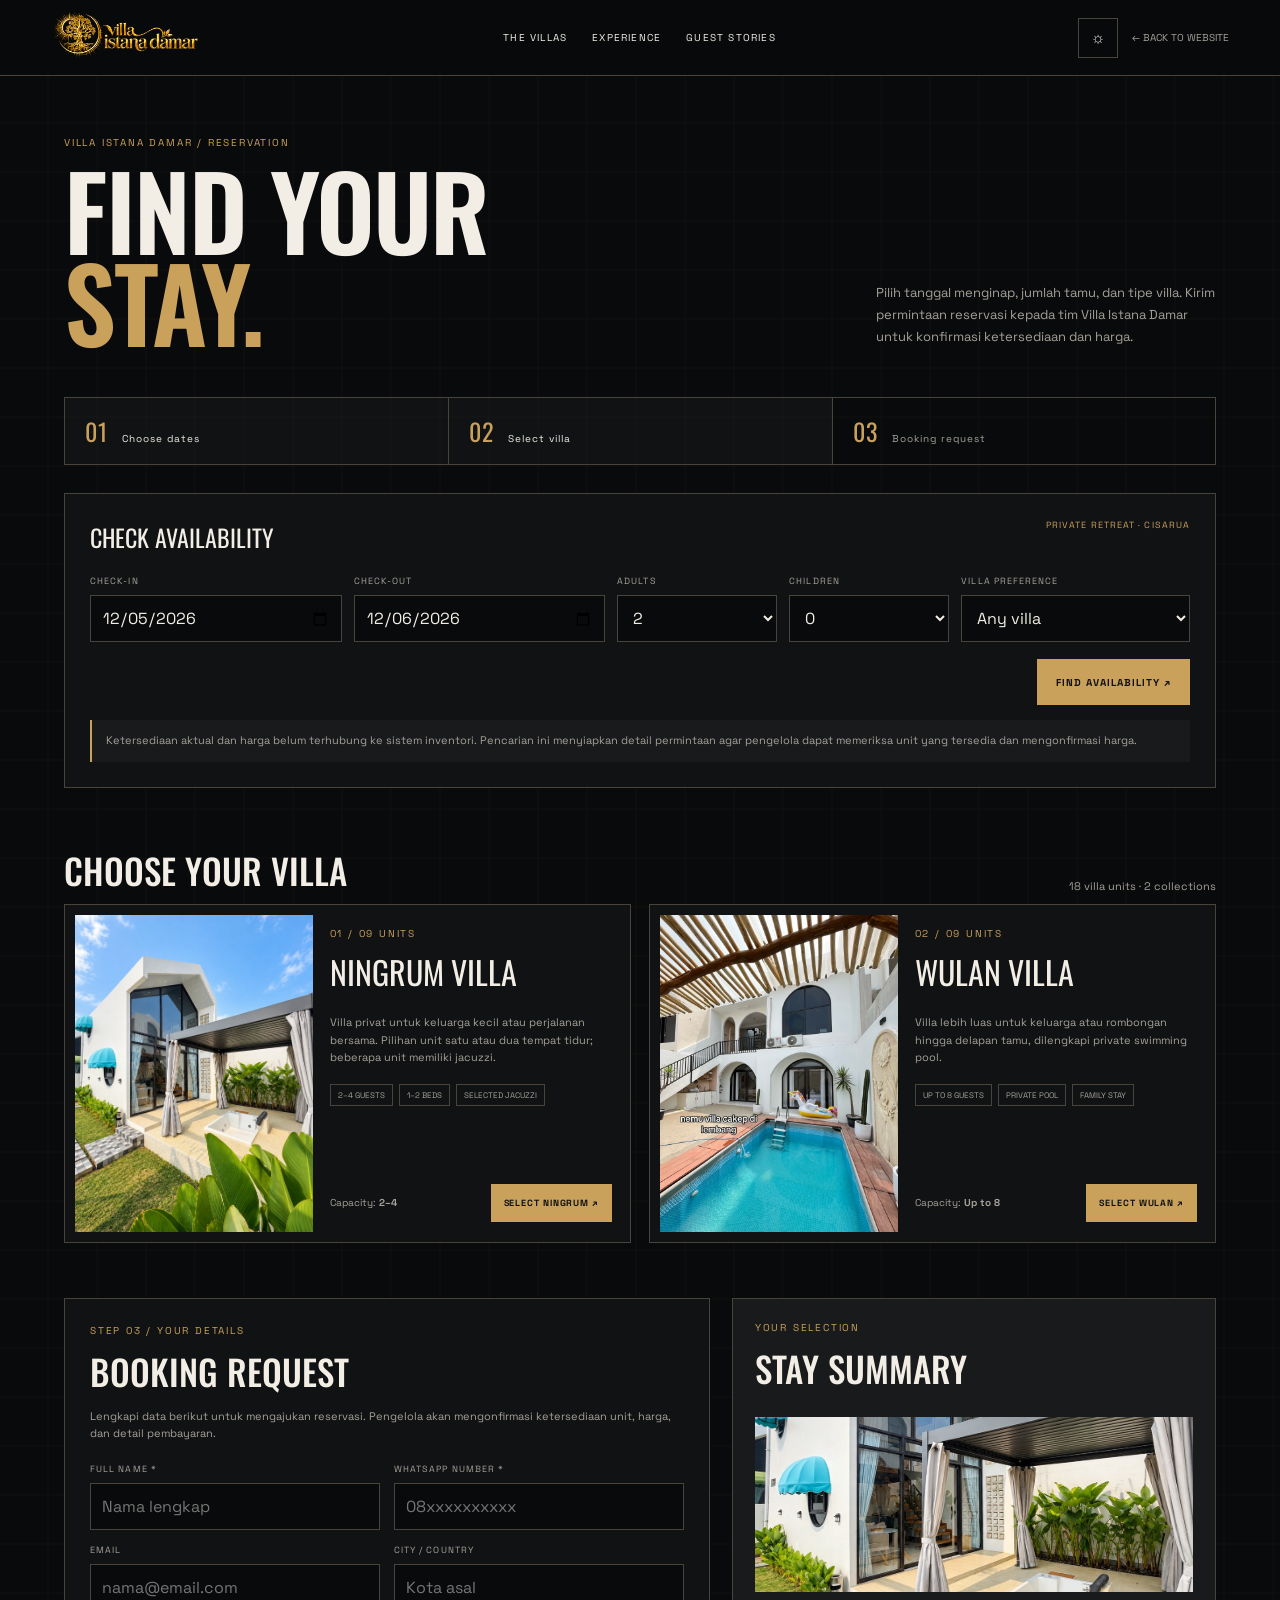
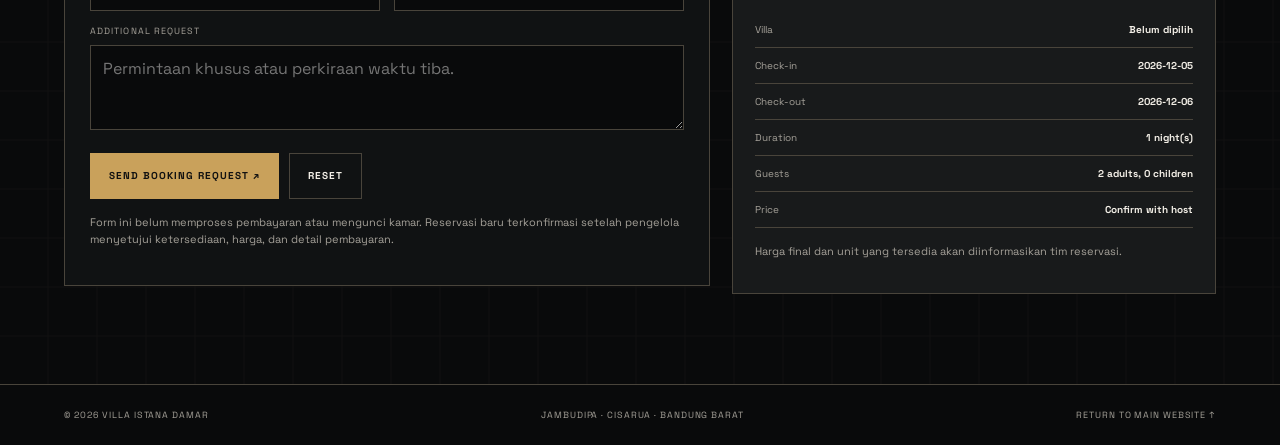
<file: booking.html>
<!doctype html><html lang="id" data-theme="dark"><head><meta charset="utf-8"><meta name="viewport" content="width=device-width,initial-scale=1"><title>Booking — Villa Istana Damar</title><link href="https://fonts.googleapis.com/css2?family=Oswald:wght@400;500;600;700&family=Space+Grotesk:wght@400;500;600;700&display=swap" rel="stylesheet"><style>
:root{--a:#c9a15b;--bg:#090a0b;--p:#101213;--fg:#f2eee6;--m:#a5a199;--l:#49443b;--soft:#181a1b;--head:rgba(9,10,11,.86);--s:"Space Grotesk",sans-serif;--d:"Oswald",sans-serif}html[data-theme=light]{--bg:#f0eee8;--p:#f8f6f0;--fg:#171817;--m:#625f58;--l:#b8ae9b;--soft:#e5e1d6;--head:rgba(240,238,232,.9)}*{box-sizing:border-box}body{margin:0;background:var(--bg);color:var(--fg);font-family:var(--s)}a{color:inherit;text-decoration:none}button,input,select,textarea{font:inherit}header{height:76px;position:sticky;top:0;z-index:10;display:flex;align-items:center;justify-content:space-between;padding:0 4vw;background:var(--head);backdrop-filter:blur(16px);border-bottom:1px solid var(--l)}.logo{width:150px;height:50px;object-fit:contain;object-position:left}.nav{display:flex;gap:25px;font-size:10px;letter-spacing:.12em;text-transform:uppercase}.right{display:flex;gap:14px;align-items:center}.right button{width:40px;height:40px;background:none;border:1px solid var(--l);color:var(--fg);cursor:pointer}.back{font-size:10px;color:var(--m);text-transform:uppercase}main{max-width:1440px;margin:auto;padding:60px 5vw 90px;position:relative}main:before{content:"";position:absolute;inset:0;opacity:.13;pointer-events:none;background:repeating-linear-gradient(0deg,transparent 0 47px,var(--l) 48px,transparent 49px),repeating-linear-gradient(90deg,transparent 0 47px,var(--l) 48px,transparent 49px)}.eyebrow{font-size:10px;letter-spacing:.18em;text-transform:uppercase;color:var(--a)}.display{font:600 clamp(60px,8vw,108px)/.9 var(--d);text-transform:uppercase;letter-spacing:-.02em}.head{position:relative;display:flex;justify-content:space-between;align-items:end;gap:28px;margin-bottom:36px}.head h1{margin:14px 0}.head h1 span{color:var(--a)}.intro{max-width:340px;font-size:13px;line-height:1.7;color:var(--m)}.steps{display:grid;grid-template-columns:repeat(3,1fr);border:1px solid var(--l);margin-bottom:28px}.step{padding:15px 20px;font-size:10px;letter-spacing:.1em;color:var(--m)}.step+ .step{border-left:1px solid var(--l)}.step b{font:24px var(--d);color:var(--a);margin-right:10px}.step.active{background:var(--p);color:var(--fg)}.panel{position:relative;background:var(--p);border:1px solid var(--l);padding:25px}.paneltop{display:flex;justify-content:space-between;margin-bottom:20px}.paneltop strong{font:24px var(--d);text-transform:uppercase}.paneltop span{font-size:9px;letter-spacing:.12em;color:var(--a)}.fields{display:grid;grid-template-columns:1.1fr 1.1fr .7fr .7fr 1fr;gap:12px}.field label{display:block;font-size:9px;letter-spacing:.12em;text-transform:uppercase;color:var(--m);margin-bottom:8px}.field input,.field select,.field textarea{width:100%;height:47px;background:var(--bg);border:1px solid var(--l);color:var(--fg);padding:0 11px;border-radius:0;outline:none}.field textarea{height:85px;padding:12px}.field input:focus,.field select:focus,.field textarea:focus{border-color:var(--a)}.btn{height:46px;padding:0 18px;background:var(--a);border:1px solid var(--a);color:#111;font-size:10px;font-weight:700;letter-spacing:.1em;text-transform:uppercase;cursor:pointer}.btn.alt{background:transparent;color:var(--fg);border-color:var(--l)}.searchaction{display:flex;justify-content:flex-end;margin-top:17px}.notice{margin-top:15px;padding:12px 14px;background:var(--soft);border-left:2px solid var(--a);color:var(--m);font-size:11px;line-height:1.6}.results{position:relative;margin-top:48px}.rhead{display:flex;justify-content:space-between;align-items:end}.rhead h2,.formpanel h2,.summary h2{font:500 35px var(--d);text-transform:uppercase;margin:8px 0}.rhead p{font-size:11px;color:var(--m)}.cards{display:grid;grid-template-columns:1fr 1fr;gap:18px}.card{display:grid;grid-template-columns:.9fr 1.1fr;gap:17px;padding:10px;background:var(--p);border:1px solid var(--l);transition:.2s}.card.selected{border-color:var(--a);box-shadow:0 0 0 1px var(--a)}.card img{width:100%;height:100%;min-height:240px;object-fit:cover}.copy{padding:12px 8px 10px 0;display:flex;flex-direction:column}.copy h3{font:32px var(--d);text-transform:uppercase;margin:8px 0}.copy p{font-size:11px;line-height:1.6;color:var(--m)}.tags{display:flex;gap:6px;flex-wrap:wrap;margin:6px 0 15px}.tag{font-size:8px;border:1px solid var(--l);padding:5px 7px;color:var(--m);text-transform:uppercase}.cardfoot{display:flex;align-items:center;justify-content:space-between;margin-top:auto;gap:8px}.cardfoot small{font-size:10px;color:var(--m)}.cardfoot .btn{height:38px;padding:0 12px;font-size:9px}.booking{position:relative;display:grid;grid-template-columns:1fr .75fr;gap:22px;margin-top:55px;align-items:start}.formgrid{display:grid;grid-template-columns:1fr 1fr;gap:14px;margin-top:20px}.full{grid-column:1/-1}.formpanel>p,.summary>p{font-size:11px;line-height:1.6;color:var(--m)}.actions{display:flex;gap:10px;margin-top:18px;flex-wrap:wrap}.summary{background:var(--soft);border:1px solid var(--l);padding:22px;position:sticky;top:95px}.summary img{width:100%;height:175px;object-fit:cover;margin:15px 0}.sumrow{display:flex;justify-content:space-between;gap:10px;padding:11px 0;border-bottom:1px solid var(--l);font-size:10px}.sumrow span{color:var(--m)}.sumrow strong{text-align:right}.note{font-size:10px;line-height:1.6;color:var(--m);margin-top:15px}footer{border-top:1px solid var(--l);padding:24px 5vw;display:flex;justify-content:space-between;color:var(--m);font-size:9px;text-transform:uppercase;letter-spacing:.1em}.toast{display:none;position:fixed;z-index:30;right:20px;bottom:20px;max-width:350px;background:var(--p);border:1px solid var(--a);padding:16px;font-size:11px;line-height:1.5}.toast.show{display:block}
@media(max-width:950px){.fields{grid-template-columns:repeat(3,1fr)}.cards{grid-template-columns:1fr}}@media(max-width:680px){header{height:66px}.logo{width:125px}.nav{display:none}.back{font-size:8px}main{padding:40px 20px 65px}.head{display:block}.intro{margin-top:18px}.steps .step{padding:12px 7px;font-size:8px}.step b{font-size:18px;margin-right:4px}.panel{padding:17px}.fields{grid-template-columns:1fr 1fr}.fields .field:last-child{grid-column:1/-1}.searchaction .btn{width:100%}.rhead{display:block}.card{grid-template-columns:1fr}.card img{height:210px;min-height:0}.copy{padding:8px}.booking{grid-template-columns:1fr}.summary{position:static}.formgrid{grid-template-columns:1fr}.full{grid-column:auto}footer{padding:22px 20px;flex-direction:column}}
</style></head><body>
<header><a href="index.html"><img class="logo" src="assets/logo-with-text.png" alt="Villa Istana Damar"></a><nav class="nav"><a href="index.html#villas">The Villas</a><a href="index.html#experience">Experience</a><a href="index.html#trust">Guest Stories</a></nav><div class="right"><button id="theme" aria-label="Toggle theme">☼</button><a class="back" href="index.html">← Back to website</a></div></header>
<main><div class="head"><div><div class="eyebrow">VILLA ISTANA DAMAR / RESERVATION</div><h1 class="display">Find your<br><span>stay.</span></h1></div><p class="intro">Pilih tanggal menginap, jumlah tamu, dan tipe villa. Kirim permintaan reservasi kepada tim Villa Istana Damar untuk konfirmasi ketersediaan dan harga.</p></div>
<div class="steps"><div class="step active"><b>01</b> Choose dates</div><div class="step active"><b>02</b> Select villa</div><div class="step"><b>03</b> Booking request</div></div>
<section class="panel"><div class="paneltop"><strong>Check availability</strong><span>PRIVATE RETREAT · CISARUA</span></div><div class="fields">
<div class="field"><label for="checkin">Check-in</label><input id="checkin" type="date"></div><div class="field"><label for="checkout">Check-out</label><input id="checkout" type="date"></div><div class="field"><label for="adults">Adults</label><select id="adults"><option>1</option><option selected>2</option><option>3</option><option>4</option><option>5</option><option>6</option><option>7</option><option>8</option></select></div><div class="field"><label for="children">Children</label><select id="children"><option selected>0</option><option>1</option><option>2</option><option>3</option><option>4</option><option>5</option><option>6</option></select></div><div class="field"><label for="preference">Villa preference</label><select id="preference"><option value="any">Any villa</option><option value="ningrum">Ningrum Villa</option><option value="wulan">Wulan Villa</option></select></div></div><div class="searchaction"><button class="btn" id="search">Find availability ↗</button></div><div class="notice">Ketersediaan aktual dan harga belum terhubung ke sistem inventori. Pencarian ini menyiapkan detail permintaan agar pengelola dapat memeriksa unit yang tersedia dan mengonfirmasi harga.</div></section>
<section class="results" id="results"><div class="rhead"><h2>Choose your villa</h2><p id="resultmeta">18 villa units · 2 collections</p></div><div class="cards">
<article class="card" id="card-ningrum"><img src="assets/01.jpg" alt="Ningrum Villa"><div class="copy"><div class="eyebrow">01 / 09 UNITS</div><h3>Ningrum Villa</h3><p>Villa privat untuk keluarga kecil atau perjalanan bersama. Pilihan unit satu atau dua tempat tidur; beberapa unit memiliki jacuzzi.</p><div class="tags"><span class="tag">2–4 guests</span><span class="tag">1–2 beds</span><span class="tag">Selected jacuzzi</span></div><div class="cardfoot"><small>Capacity: <b>2–4</b></small><button class="btn" data-pick="ningrum">Select Ningrum ↗</button></div></div></article>
<article class="card" id="card-wulan"><img src="assets/05.jpg" alt="Wulan Villa private pool"><div class="copy"><div class="eyebrow">02 / 09 UNITS</div><h3>Wulan Villa</h3><p>Villa lebih luas untuk keluarga atau rombongan hingga delapan tamu, dilengkapi private swimming pool.</p><div class="tags"><span class="tag">Up to 8 guests</span><span class="tag">Private pool</span><span class="tag">Family stay</span></div><div class="cardfoot"><small>Capacity: <b>Up to 8</b></small><button class="btn" data-pick="wulan">Select Wulan ↗</button></div></div></article>
</div></section>
<section class="booking" id="booking"><form class="panel formpanel" id="form"><div class="eyebrow">STEP 03 / YOUR DETAILS</div><h2>Booking request</h2><p>Lengkapi data berikut untuk mengajukan reservasi. Pengelola akan mengonfirmasi ketersediaan unit, harga, dan detail pembayaran.</p><div class="formgrid">
<div class="field"><label for="guest">Full name *</label><input id="guest" required placeholder="Nama lengkap"></div><div class="field"><label for="phone">WhatsApp number *</label><input id="phone" type="tel" required placeholder="08xxxxxxxxxx"></div><div class="field"><label for="email">Email</label><input id="email" type="email" placeholder="nama@email.com"></div><div class="field"><label for="city">City / Country</label><input id="city" placeholder="Kota asal"></div><div class="field full"><label for="note">Additional request</label><textarea id="note" placeholder="Permintaan khusus atau perkiraan waktu tiba."></textarea></div></div><div class="actions"><button class="btn" type="submit">Send booking request ↗</button><button class="btn alt" type="reset">Reset</button></div><p class="note">Form ini belum memproses pembayaran atau mengunci kamar. Reservasi baru terkonfirmasi setelah pengelola menyetujui ketersediaan, harga, dan detail pembayaran.</p></form>
<aside class="summary"><div class="eyebrow">YOUR SELECTION</div><h2>Stay summary</h2><img id="sumphoto" src="assets/01.jpg" alt="Selected villa"><div class="sumrow"><span>Villa</span><strong id="sumvilla">Belum dipilih</strong></div><div class="sumrow"><span>Check-in</span><strong id="sumin">—</strong></div><div class="sumrow"><span>Check-out</span><strong id="sumout">—</strong></div><div class="sumrow"><span>Duration</span><strong id="sumnights">—</strong></div><div class="sumrow"><span>Guests</span><strong id="sumguests">2 adults, 0 children</strong></div><div class="sumrow"><span>Price</span><strong>Confirm with host</strong></div><p class="note">Harga final dan unit yang tersedia akan diinformasikan tim reservasi.</p></aside></section></main>
<footer><span>© <span id="year"></span> Villa Istana Damar</span><span>Jambudipa · Cisarua · Bandung Barat</span><a href="index.html">Return to main website ↑</a></footer><div class="toast" id="toast"></div>
<script>
const $=s=>document.querySelector(s),ci=$('#checkin'),co=$('#checkout');let selected='';
const dateISO=d=>new Date(d.getTime()-d.getTimezoneOffset()*60000).toISOString().slice(0,10);let now=new Date(),tom=new Date(now);tom.setDate(now.getDate()+1);ci.min=dateISO(now);ci.value=dateISO(now);co.min=dateISO(tom);co.value=dateISO(tom);
const villas={ningrum:{name:'Ningrum Villa',photo:'assets/01.jpg',max:4},wulan:{name:'Wulan Villa',photo:'assets/05.jpg',max:8}};
function nights(){return Math.max(0,(new Date(co.value+'T12:00:00')-new Date(ci.value+'T12:00:00'))/86400000)}
function update(){let n=nights();$('#sumvilla').textContent=selected?villas[selected].name:'Belum dipilih';$('#sumphoto').src=selected?villas[selected].photo:'assets/01.jpg';$('#sumin').textContent=ci.value||'—';$('#sumout').textContent=co.value||'—';$('#sumnights').textContent=n?n+' night(s)':'—';$('#sumguests').textContent=$('#adults').value+' adults, '+$('#children').value+' children'}
function toast(t){let x=$('#toast');x.textContent=t;x.classList.add('show');clearTimeout(toast.timer);toast.timer=setTimeout(()=>x.classList.remove('show'),5000)}
ci.addEventListener('change',()=>{let d=new Date(ci.value+'T12:00:00');d.setDate(d.getDate()+1);co.min=dateISO(d);if(co.value<=ci.value)co.value=dateISO(d);update()});co.addEventListener('change',update);['adults','children'].forEach(id=>$('#'+id).addEventListener('change',update));
function pick(k){selected=k;$('#card-ningrum').classList.toggle('selected',k==='ningrum');$('#card-wulan').classList.toggle('selected',k==='wulan');update();$('#booking').scrollIntoView({behavior:'smooth'})}
document.querySelectorAll('[data-pick]').forEach(b=>b.addEventListener('click',()=>pick(b.dataset.pick)));
$('#search').addEventListener('click',()=>{let n=nights(),guests=+$('#adults').value + +$('#children').value,p=$('#preference').value;if(!n){toast('Check-out harus setelah check-in.');return}if(p==='ningrum'&&guests>4){toast('Ningrum Villa berkapasitas 2–4 tamu.');return}if(p==='wulan'&&guests>8){toast('Wulan Villa berkapasitas hingga 8 tamu.');return}$('#resultmeta').textContent=`${n} night(s) · ${guests} guest(s) · ${p==='any'?'All villa types':villas[p].name}`;if(p!=='any')pick(p);else{$('#results').scrollIntoView({behavior:'smooth'});toast('Tanggal dan jumlah tamu tersimpan. Pilih tipe villa untuk melanjutkan.')}update()});
$('#form').addEventListener('submit',e=>{e.preventDefault();if(!selected){toast('Pilih Ningrum Villa atau Wulan Villa terlebih dahulu.');return}if(!nights()){toast('Periksa tanggal menginap.');return}let msg=['Halo Villa Istana Damar, saya ingin mengajukan reservasi.','Nama: '+$('#guest').value,'WhatsApp: '+$('#phone').value,'Email: '+($('#email').value||'-'),'Villa: '+villas[selected].name,'Check-in: '+ci.value,'Check-out: '+co.value,'Tamu: '+$('#adults').value+' dewasa, '+$('#children').value+' anak','Kota asal: '+($('#city').value||'-'),'Catatan: '+($('#note').value||'-'),'Mohon konfirmasi ketersediaan dan harga.'].join('\n');const officialWhatsApp='';/* Isi nomor resmi format internasional tanpa +, contoh 62xxxxxxxxxx. */if(officialWhatsApp)location.href='https://wa.me/'+officialWhatsApp+'?text='+encodeURIComponent(msg);else{toast('Form tervalidasi. Isi nomor WhatsApp resmi pada variabel officialWhatsApp di booking.html agar permintaan dapat dikirim. Data belum dikirim atau disimpan.');console.info(msg)}});
$('#form').addEventListener('reset',()=>{selected='';$('#card-ningrum').classList.remove('selected');$('#card-wulan').classList.remove('selected');setTimeout(update,0)});
function setTheme(t){document.documentElement.dataset.theme=t;$('#theme').textContent=t==='dark'?'☼':'☾';localStorage.setItem('vid-theme',t)}setTheme(localStorage.getItem('vid-theme')||'dark');$('#theme').addEventListener('click',()=>setTheme(document.documentElement.dataset.theme==='dark'?'light':'dark'));$('#year').textContent=new Date().getFullYear();update();
</script></body></html>
</file>
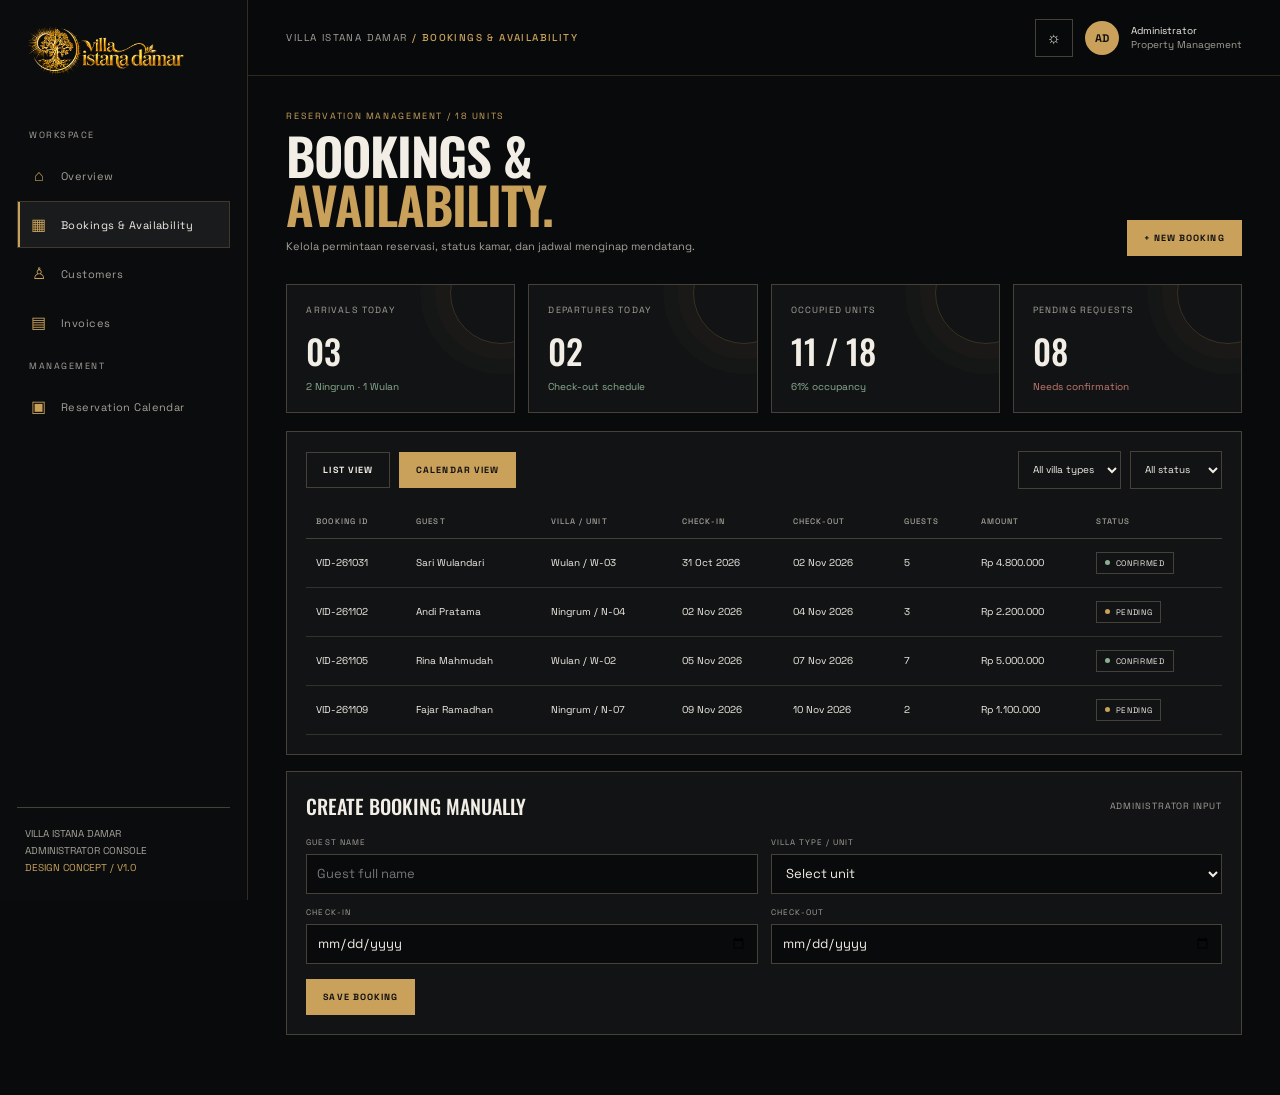
<file: admin/admin-bookings.html>
<!doctype html><html lang="id" data-theme="dark"><head><meta charset="utf-8"><meta name="viewport" content="width=device-width,initial-scale=1"><link href="https://fonts.googleapis.com/css2?family=Oswald:wght@400;500;600;700&family=Space+Grotesk:wght@400;500;600;700&display=swap" rel="stylesheet"><link rel="stylesheet" href="admin.css"><title>Bookings & Availability — Villa Istana Damar Admin</title></head><body><div class="shell"><aside class="sidebar"><a href="admin-dashboard.html"><img class="logo" src="assets/logo-with-text.png" alt="Villa Istana Damar"></a><div class="side-label">Workspace</div><nav class="side-nav"><a class="navlink " href="admin-dashboard.html"><span class="ico">⌂</span>Overview</a><a class="navlink active" href="admin-bookings.html"><span class="ico">▦</span>Bookings & Availability</a><a class="navlink " href="admin-customers.html"><span class="ico">♙</span>Customers</a><a class="navlink " href="admin-invoices.html"><span class="ico">▤</span>Invoices</a></nav><div class="side-label">Management</div><a class="navlink" href="admin-bookings.html#calendar"><span class="ico">▣</span>Reservation Calendar</a><div class="sidebar-foot">VILLA ISTANA DAMAR<br>ADMINISTRATOR CONSOLE<br><span style="color:var(--a)">DESIGN CONCEPT / V1.0</span></div></aside><div class="main"><header class="topbar"><div class="crumb">VILLA ISTANA DAMAR <b>/ Bookings & Availability</b></div><div class="top-actions"><button class="iconbtn" id="themeToggle" title="Toggle theme">☼</button><div class="avatar">AD</div><div class="admin-id">Administrator<span>Property Management</span></div></div></header><main class="content"><div class="pagehead"><div><div class="eyebrow">RESERVATION MANAGEMENT / 18 UNITS</div><h1 class="display">Bookings &<br><span>availability.</span></h1><p class="sub">Kelola permintaan reservasi, status kamar, dan jadwal menginap mendatang.</p></div><div class="actions"><button class="btn" onclick="document.getElementById('newBooking').scrollIntoView({behavior:'smooth'})">+ New booking</button></div></div>
<div class="kpis"><div class="card kpi"><div class="label">Arrivals today</div><strong>03</strong><div class="delta">2 Ningrum · 1 Wulan</div></div><div class="card kpi"><div class="label">Departures today</div><strong>02</strong><div class="delta">Check-out schedule</div></div><div class="card kpi"><div class="label">Occupied units</div><strong>11 / 18</strong><div class="delta">61% occupancy</div></div><div class="card kpi"><div class="label">Pending requests</div><strong>08</strong><div class="delta down">Needs confirmation</div></div></div>
<div class="card"><div class="toolbar"><div class="actions"><button class="btn ghost" id="listView">List view</button><button class="btn" id="calendarView">Calendar view</button></div><div class="actions"><select class="select"><option>All villa types</option><option>Ningrum Villa</option><option>Wulan Villa</option></select><select class="select"><option>All status</option><option>Confirmed</option><option>Pending</option></select></div></div>
<div id="listPanel" class="table-wrap"><table><thead><tr><th>Booking ID</th><th>Guest</th><th>Villa / Unit</th><th>Check-in</th><th>Check-out</th><th>Guests</th><th>Amount</th><th>Status</th></tr></thead><tbody><tr><td>VID-261031</td><td>Sari Wulandari</td><td>Wulan / W-03</td><td>31 Oct 2026</td><td>02 Nov 2026</td><td>5</td><td>Rp 4.800.000</td><td><span class="status">Confirmed</span></td></tr><tr><td>VID-261102</td><td>Andi Pratama</td><td>Ningrum / N-04</td><td>02 Nov 2026</td><td>04 Nov 2026</td><td>3</td><td>Rp 2.200.000</td><td><span class="status pending">Pending</span></td></tr><tr><td>VID-261105</td><td>Rina Mahmudah</td><td>Wulan / W-02</td><td>05 Nov 2026</td><td>07 Nov 2026</td><td>7</td><td>Rp 5.000.000</td><td><span class="status">Confirmed</span></td></tr><tr><td>VID-261109</td><td>Fajar Ramadhan</td><td>Ningrum / N-07</td><td>09 Nov 2026</td><td>10 Nov 2026</td><td>2</td><td>Rp 1.100.000</td><td><span class="status pending">Pending</span></td></tr></tbody></table></div>
<div id="calendarPanel" style="display:none"><div class="calendar-head"><button class="iconbtn" id="prevMonth">←</button><strong id="monthTitle">November 2026</strong><button class="iconbtn" id="nextMonth">→</button></div><div class="calendar" id="calendar"></div><p class="sub">Gold = Ningrum Villa · Blue = Wulan Villa · Data kalender pada desain ini bersifat contoh.</p></div></div>
<section class="card" id="newBooking" style="margin-top:16px"><div class="cardhead"><h3>Create booking manually</h3><span class="tiny">Administrator input</span></div><div class="formgrid"><div class="field"><label>Guest name</label><input placeholder="Guest full name"></div><div class="field"><label>Villa type / unit</label><select><option>Select unit</option><option>Ningrum — N-01 to N-09</option><option>Wulan — W-01 to W-09</option></select></div><div class="field"><label>Check-in</label><input type="date"></div><div class="field"><label>Check-out</label><input type="date"></div></div><div class="actions" style="margin-top:15px"><button class="btn" onclick="alert('Demo UI: form booking manual siap dihubungkan ke sistem.')">Save booking</button></div></section></main></div></div><script src="admin.js"></script></body></html>
</file>
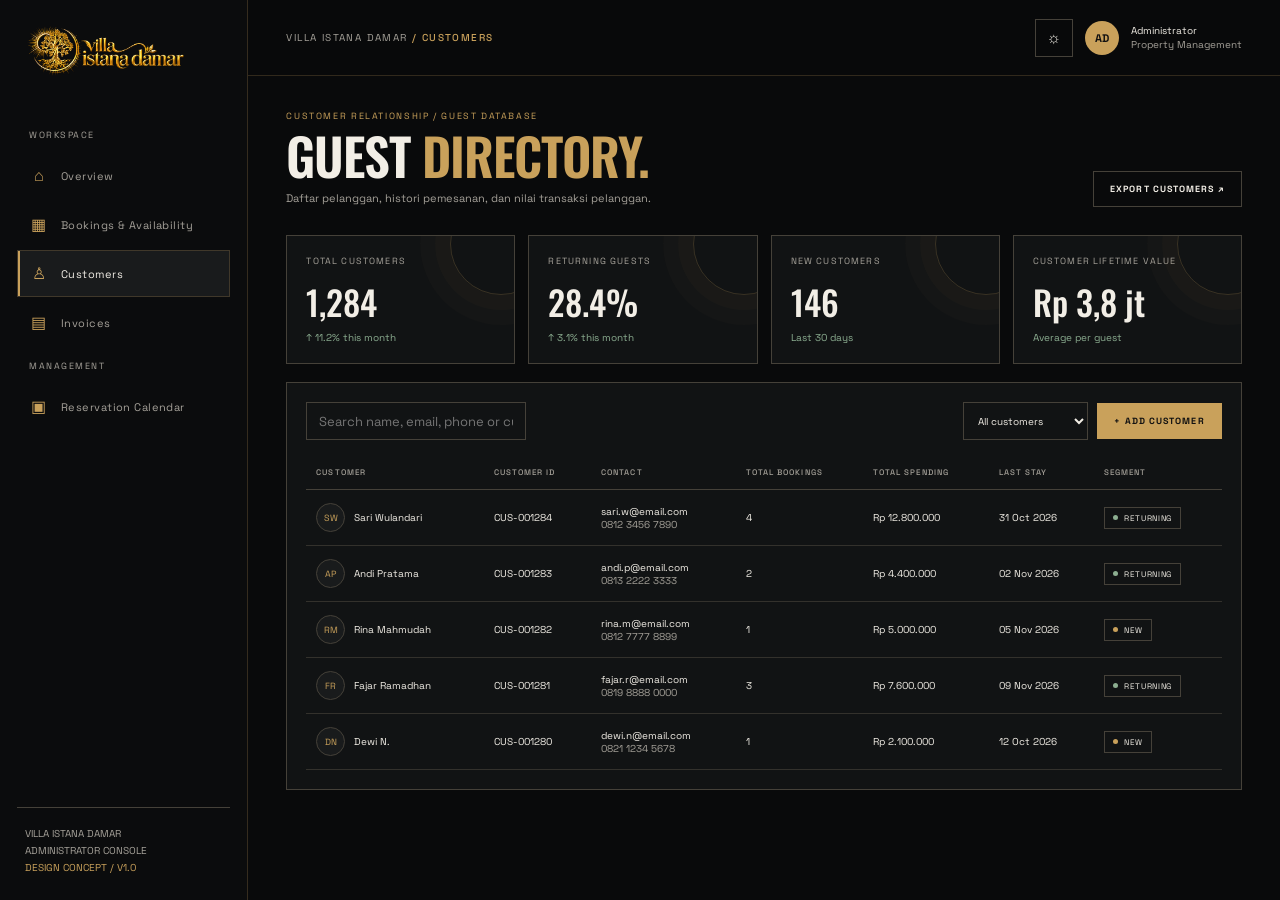
<file: admin/admin-customers.html>
<!doctype html><html lang="id" data-theme="dark"><head><meta charset="utf-8"><meta name="viewport" content="width=device-width,initial-scale=1"><link href="https://fonts.googleapis.com/css2?family=Oswald:wght@400;500;600;700&family=Space+Grotesk:wght@400;500;600;700&display=swap" rel="stylesheet"><link rel="stylesheet" href="admin.css"><title>Customers — Villa Istana Damar Admin</title></head><body><div class="shell"><aside class="sidebar"><a href="admin-dashboard.html"><img class="logo" src="assets/logo-with-text.png" alt="Villa Istana Damar"></a><div class="side-label">Workspace</div><nav class="side-nav"><a class="navlink " href="admin-dashboard.html"><span class="ico">⌂</span>Overview</a><a class="navlink " href="admin-bookings.html"><span class="ico">▦</span>Bookings & Availability</a><a class="navlink active" href="admin-customers.html"><span class="ico">♙</span>Customers</a><a class="navlink " href="admin-invoices.html"><span class="ico">▤</span>Invoices</a></nav><div class="side-label">Management</div><a class="navlink" href="admin-bookings.html#calendar"><span class="ico">▣</span>Reservation Calendar</a><div class="sidebar-foot">VILLA ISTANA DAMAR<br>ADMINISTRATOR CONSOLE<br><span style="color:var(--a)">DESIGN CONCEPT / V1.0</span></div></aside><div class="main"><header class="topbar"><div class="crumb">VILLA ISTANA DAMAR <b>/ Customers</b></div><div class="top-actions"><button class="iconbtn" id="themeToggle" title="Toggle theme">☼</button><div class="avatar">AD</div><div class="admin-id">Administrator<span>Property Management</span></div></div></header><main class="content"><div class="pagehead"><div><div class="eyebrow">CUSTOMER RELATIONSHIP / GUEST DATABASE</div><h1 class="display">Guest <span>directory.</span></h1><p class="sub">Daftar pelanggan, histori pemesanan, dan nilai transaksi pelanggan.</p></div><div class="actions"><button class="btn ghost" onclick="window.print()">Export customers ↗</button></div></div>
<div class="kpis"><div class="card kpi"><div class="label">Total customers</div><strong>1,284</strong><div class="delta">↑ 11.2% this month</div></div><div class="card kpi"><div class="label">Returning guests</div><strong>28.4%</strong><div class="delta">↑ 3.1% this month</div></div><div class="card kpi"><div class="label">New customers</div><strong>146</strong><div class="delta">Last 30 days</div></div><div class="card kpi"><div class="label">Customer lifetime value</div><strong>Rp 3,8 jt</strong><div class="delta">Average per guest</div></div></div>
<section class="card"><div class="toolbar"><input class="search" id="customerSearch" placeholder="Search name, email, phone or customer ID…"><div class="actions"><select class="select"><option>All customers</option><option>Returning guests</option><option>New customers</option></select><button class="btn">+ Add customer</button></div></div><div class="table-wrap"><table id="customerTable"><thead><tr><th>Customer</th><th>Customer ID</th><th>Contact</th><th>Total bookings</th><th>Total spending</th><th>Last stay</th><th>Segment</th></tr></thead><tbody>
<tr><td><div class="person"><div class="mini-avatar">SW</div>Sari Wulandari</div></td><td>CUS-001284</td><td>sari.w@email.com<br><span class="muted">0812 3456 7890</span></td><td>4</td><td>Rp 12.800.000</td><td>31 Oct 2026</td><td><span class="status">Returning</span></td></tr>
<tr><td><div class="person"><div class="mini-avatar">AP</div>Andi Pratama</div></td><td>CUS-001283</td><td>andi.p@email.com<br><span class="muted">0813 2222 3333</span></td><td>2</td><td>Rp 4.400.000</td><td>02 Nov 2026</td><td><span class="status">Returning</span></td></tr>
<tr><td><div class="person"><div class="mini-avatar">RM</div>Rina Mahmudah</div></td><td>CUS-001282</td><td>rina.m@email.com<br><span class="muted">0812 7777 8899</span></td><td>1</td><td>Rp 5.000.000</td><td>05 Nov 2026</td><td><span class="status pending">New</span></td></tr>
<tr><td><div class="person"><div class="mini-avatar">FR</div>Fajar Ramadhan</div></td><td>CUS-001281</td><td>fajar.r@email.com<br><span class="muted">0819 8888 0000</span></td><td>3</td><td>Rp 7.600.000</td><td>09 Nov 2026</td><td><span class="status">Returning</span></td></tr>
<tr><td><div class="person"><div class="mini-avatar">DN</div>Dewi N.</div></td><td>CUS-001280</td><td>dewi.n@email.com<br><span class="muted">0821 1234 5678</span></td><td>1</td><td>Rp 2.100.000</td><td>12 Oct 2026</td><td><span class="status pending">New</span></td></tr>
</tbody></table></div></section></main></div></div><script src="admin.js"></script></body></html>
</file>
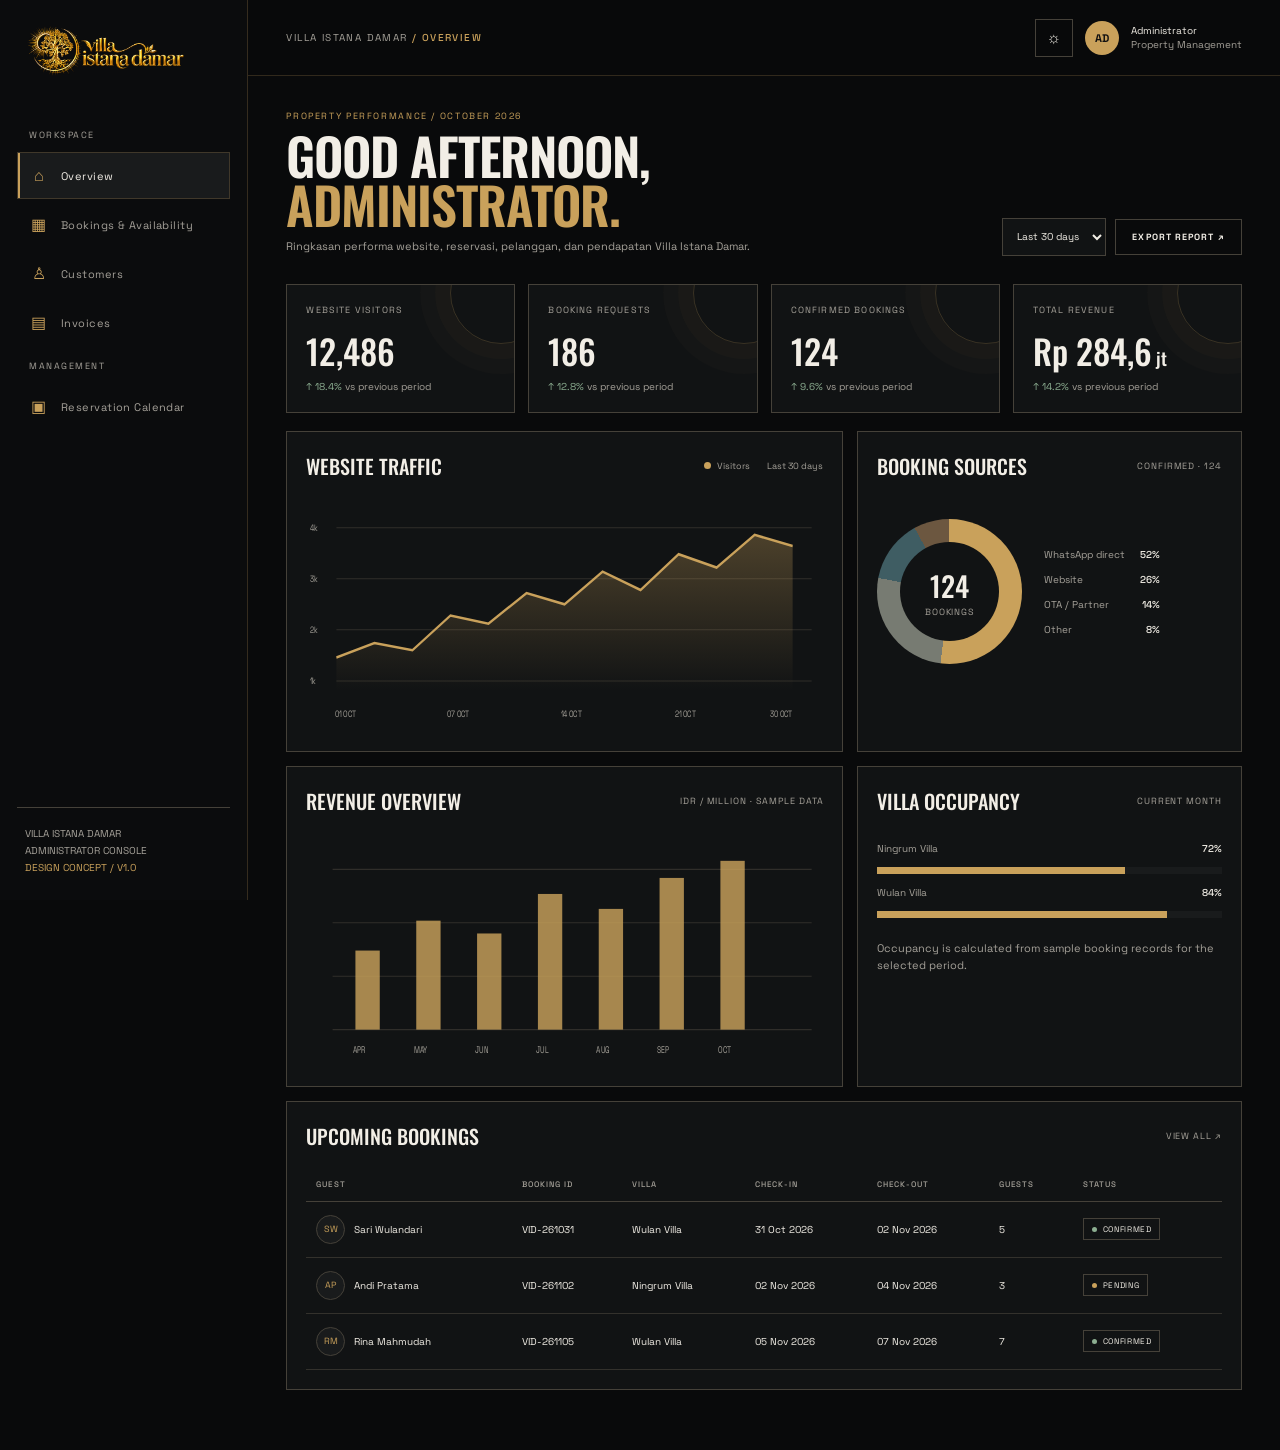
<file: admin/admin-dashboard.html>
<!doctype html><html lang="id" data-theme="dark"><head><meta charset="utf-8"><meta name="viewport" content="width=device-width,initial-scale=1"><link href="https://fonts.googleapis.com/css2?family=Oswald:wght@400;500;600;700&family=Space+Grotesk:wght@400;500;600;700&display=swap" rel="stylesheet"><link rel="stylesheet" href="admin.css"><title>Dashboard — Villa Istana Damar Admin</title></head><body><div class="shell"><aside class="sidebar"><a href="admin-dashboard.html"><img class="logo" src="assets/logo-with-text.png" alt="Villa Istana Damar"></a><div class="side-label">Workspace</div><nav class="side-nav"><a class="navlink active" href="admin-dashboard.html"><span class="ico">⌂</span>Overview</a><a class="navlink " href="admin-bookings.html"><span class="ico">▦</span>Bookings & Availability</a><a class="navlink " href="admin-customers.html"><span class="ico">♙</span>Customers</a><a class="navlink " href="admin-invoices.html"><span class="ico">▤</span>Invoices</a></nav><div class="side-label">Management</div><a class="navlink" href="admin-bookings.html#calendar"><span class="ico">▣</span>Reservation Calendar</a><div class="sidebar-foot">VILLA ISTANA DAMAR<br>ADMINISTRATOR CONSOLE<br><span style="color:var(--a)">DESIGN CONCEPT / V1.0</span></div></aside><div class="main"><header class="topbar"><div class="crumb">VILLA ISTANA DAMAR <b>/ Overview</b></div><div class="top-actions"><button class="iconbtn" id="themeToggle" title="Toggle theme">☼</button><div class="avatar">AD</div><div class="admin-id">Administrator<span>Property Management</span></div></div></header><main class="content"><div class="pagehead"><div><div class="eyebrow">PROPERTY PERFORMANCE / OCTOBER 2026</div><h1 class="display">Good afternoon,<br><span>administrator.</span></h1><p class="sub">Ringkasan performa website, reservasi, pelanggan, dan pendapatan Villa Istana Damar.</p></div><div class="actions"><select class="select"><option>Last 30 days</option><option>This month</option><option>Last 7 days</option></select><button class="btn ghost" onclick="window.print()">Export report ↗</button></div></div>
<div class="kpis">
<div class="card kpi"><div class="label">Website visitors</div><strong>12,486</strong><div class="delta">↑ 18.4% <span class="muted">vs previous period</span></div></div>
<div class="card kpi"><div class="label">Booking requests</div><strong>186</strong><div class="delta">↑ 12.8% <span class="muted">vs previous period</span></div></div>
<div class="card kpi"><div class="label">Confirmed bookings</div><strong>124</strong><div class="delta">↑ 9.6% <span class="muted">vs previous period</span></div></div>
<div class="card kpi"><div class="label">Total revenue</div><strong>Rp 284,6<span style="font-size:18px"> jt</span></strong><div class="delta">↑ 14.2% <span class="muted">vs previous period</span></div></div>
</div>
<div class="dashgrid"><section class="card"><div class="cardhead"><h3>Website traffic</h3><div class="legend"><span><i></i>Visitors</span><span>Last 30 days</span></div></div><svg class="chart" viewBox="0 0 680 230" preserveAspectRatio="none"><defs><linearGradient id="goldFade" x1="0" x2="0" y1="0" y2="1"><stop offset="0" stop-color="#c9a15b" stop-opacity=".32"/><stop offset="1" stop-color="#c9a15b" stop-opacity="0"/></linearGradient></defs><path class="gridline" d="M40 30H665M40 80H665M40 130H665M40 180H665"/><text x="5" y="33">4k</text><text x="5" y="83">3k</text><text x="5" y="133">2k</text><text x="5" y="183">1k</text><path class="area" d="M40 157 L90 143 L140 150 L190 116 L240 124 L290 94 L340 105 L390 73 L440 91 L490 56 L540 69 L590 37 L640 48 L640 190 L40 190Z"/><path class="line" d="M40 157 L90 143 L140 150 L190 116 L240 124 L290 94 L340 105 L390 73 L440 91 L490 56 L540 69 L590 37 L640 48"/><g><text x="38" y="215">01 OCT</text><text x="185" y="215">07 OCT</text><text x="335" y="215">14 OCT</text><text x="485" y="215">21 OCT</text><text x="610" y="215">30 OCT</text></g></svg></section>
<section class="card"><div class="cardhead"><h3>Booking sources</h3><span class="tiny">Confirmed · 124</span></div><div class="donut-wrap"><div class="donut"><div class="donut-center">124<small>BOOKINGS</small></div></div><div class="legend-list"><div class="legend-row"><span>WhatsApp direct</span><b>52%</b></div><div class="legend-row"><span>Website</span><b>26%</b></div><div class="legend-row"><span>OTA / Partner</span><b>14%</b></div><div class="legend-row"><span>Other</span><b>8%</b></div></div></div></section></div>
<div class="dashgrid"><section class="card"><div class="cardhead"><h3>Revenue overview</h3><span class="tiny">IDR / million · sample data</span></div><svg class="chart" viewBox="0 0 680 220" preserveAspectRatio="none"><path class="gridline" d="M35 35H665M35 85H665M35 135H665M35 185H665"/><g><rect class="bar" x="65" y="111" width="32" height="74"/><rect class="bar" x="145" y="83" width="32" height="102"/><rect class="bar" x="225" y="95" width="32" height="90"/><rect class="bar" x="305" y="58" width="32" height="127"/><rect class="bar" x="385" y="72" width="32" height="113"/><rect class="bar" x="465" y="43" width="32" height="142"/><rect class="bar" x="545" y="27" width="32" height="158"/></g><g><text x="62" y="207">APR</text><text x="142" y="207">MAY</text><text x="222" y="207">JUN</text><text x="302" y="207">JUL</text><text x="382" y="207">AUG</text><text x="462" y="207">SEP</text><text x="542" y="207">OCT</text></g></svg></section>
<section class="card"><div class="cardhead"><h3>Villa occupancy</h3><span class="tiny">Current month</span></div><div class="legend-list" style="padding:10px 0"><div class="legend-row"><span>Ningrum Villa</span><b>72%</b></div><div style="height:7px;background:var(--panel2)"><div style="height:100%;width:72%;background:var(--a)"></div></div><div class="legend-row"><span>Wulan Villa</span><b>84%</b></div><div style="height:7px;background:var(--panel2)"><div style="height:100%;width:84%;background:var(--a)"></div></div><p class="sub">Occupancy is calculated from sample booking records for the selected period.</p></div></section></div>
<section class="card"><div class="cardhead"><h3>Upcoming bookings</h3><a class="tiny" href="admin-bookings.html">View all ↗</a></div><div class="table-wrap"><table><thead><tr><th>Guest</th><th>Booking ID</th><th>Villa</th><th>Check-in</th><th>Check-out</th><th>Guests</th><th>Status</th></tr></thead><tbody><tr><td><div class="person"><div class="mini-avatar">SW</div>Sari Wulandari</div></td><td>VID-261031</td><td>Wulan Villa</td><td>31 Oct 2026</td><td>02 Nov 2026</td><td>5</td><td><span class="status">Confirmed</span></td></tr><tr><td><div class="person"><div class="mini-avatar">AP</div>Andi Pratama</div></td><td>VID-261102</td><td>Ningrum Villa</td><td>02 Nov 2026</td><td>04 Nov 2026</td><td>3</td><td><span class="status pending">Pending</span></td></tr><tr><td><div class="person"><div class="mini-avatar">RM</div>Rina Mahmudah</div></td><td>VID-261105</td><td>Wulan Villa</td><td>05 Nov 2026</td><td>07 Nov 2026</td><td>7</td><td><span class="status">Confirmed</span></td></tr></tbody></table></div></section></main></div></div><script src="admin.js"></script></body></html>
</file>
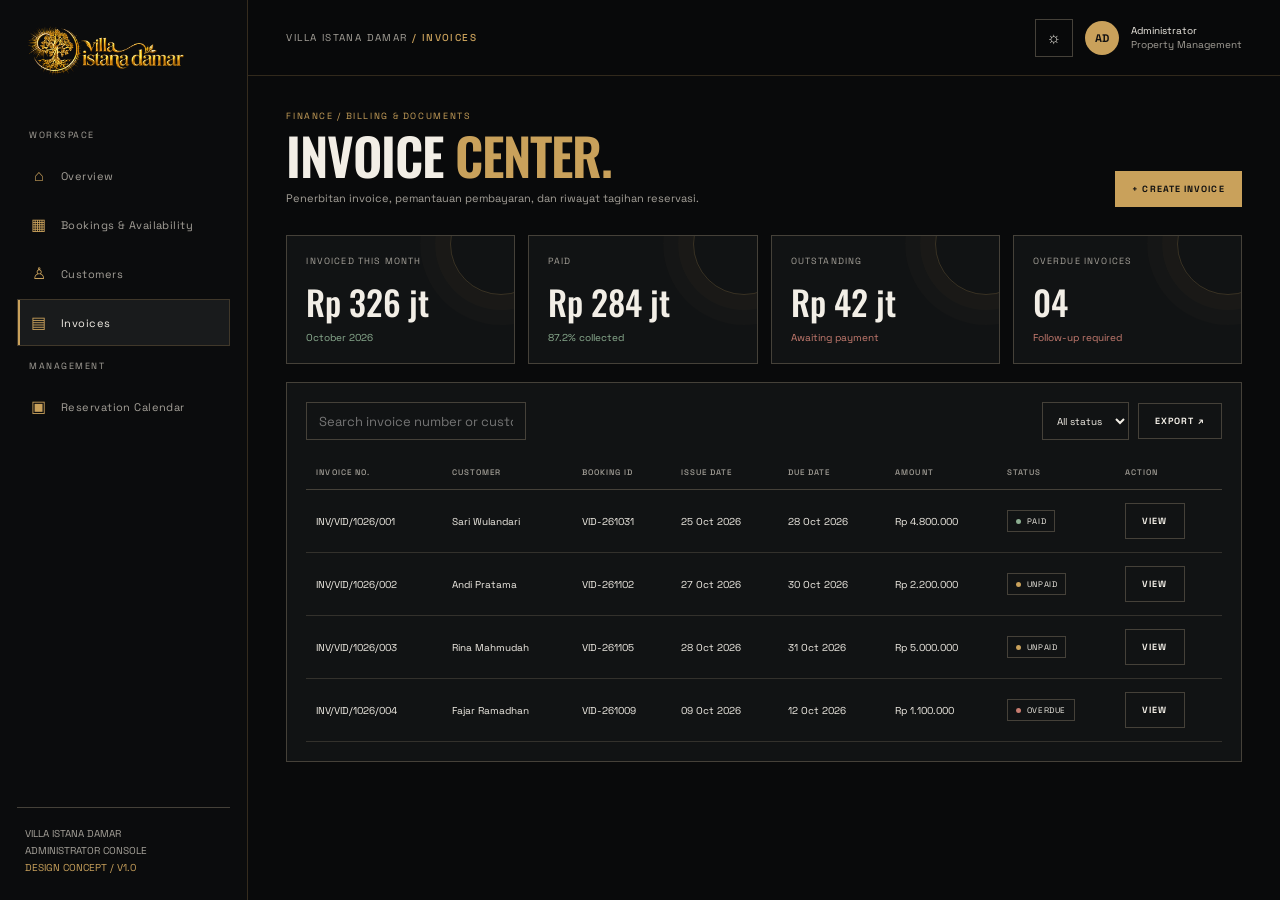
<file: admin/admin-invoices.html>
<!doctype html><html lang="id" data-theme="dark"><head><meta charset="utf-8"><meta name="viewport" content="width=device-width,initial-scale=1"><link href="https://fonts.googleapis.com/css2?family=Oswald:wght@400;500;600;700&family=Space+Grotesk:wght@400;500;600;700&display=swap" rel="stylesheet"><link rel="stylesheet" href="admin.css"><title>Invoices — Villa Istana Damar Admin</title></head><body><div class="shell"><aside class="sidebar"><a href="admin-dashboard.html"><img class="logo" src="assets/logo-with-text.png" alt="Villa Istana Damar"></a><div class="side-label">Workspace</div><nav class="side-nav"><a class="navlink " href="admin-dashboard.html"><span class="ico">⌂</span>Overview</a><a class="navlink " href="admin-bookings.html"><span class="ico">▦</span>Bookings & Availability</a><a class="navlink " href="admin-customers.html"><span class="ico">♙</span>Customers</a><a class="navlink active" href="admin-invoices.html"><span class="ico">▤</span>Invoices</a></nav><div class="side-label">Management</div><a class="navlink" href="admin-bookings.html#calendar"><span class="ico">▣</span>Reservation Calendar</a><div class="sidebar-foot">VILLA ISTANA DAMAR<br>ADMINISTRATOR CONSOLE<br><span style="color:var(--a)">DESIGN CONCEPT / V1.0</span></div></aside><div class="main"><header class="topbar"><div class="crumb">VILLA ISTANA DAMAR <b>/ Invoices</b></div><div class="top-actions"><button class="iconbtn" id="themeToggle" title="Toggle theme">☼</button><div class="avatar">AD</div><div class="admin-id">Administrator<span>Property Management</span></div></div></header><main class="content"><div class="pagehead"><div><div class="eyebrow">FINANCE / BILLING & DOCUMENTS</div><h1 class="display">Invoice <span>center.</span></h1><p class="sub">Penerbitan invoice, pemantauan pembayaran, dan riwayat tagihan reservasi.</p></div><div class="actions"><button class="btn" id="newInvoice">+ Create invoice</button></div></div>
<div class="kpis"><div class="card kpi"><div class="label">Invoiced this month</div><strong>Rp 326 jt</strong><div class="delta">October 2026</div></div><div class="card kpi"><div class="label">Paid</div><strong>Rp 284 jt</strong><div class="delta">87.2% collected</div></div><div class="card kpi"><div class="label">Outstanding</div><strong>Rp 42 jt</strong><div class="delta down">Awaiting payment</div></div><div class="card kpi"><div class="label">Overdue invoices</div><strong>04</strong><div class="delta down">Follow-up required</div></div></div>
<section class="card"><div class="toolbar"><input class="search" id="invoiceSearch" placeholder="Search invoice number or customer…"><div class="actions"><select class="select"><option>All status</option><option>Paid</option><option>Unpaid</option><option>Overdue</option></select><button class="btn ghost" onclick="window.print()">Export ↗</button></div></div><div class="table-wrap"><table id="invoiceTable"><thead><tr><th>Invoice no.</th><th>Customer</th><th>Booking ID</th><th>Issue date</th><th>Due date</th><th>Amount</th><th>Status</th><th>Action</th></tr></thead><tbody><tr><td>INV/VID/1026/001</td><td>Sari Wulandari</td><td>VID-261031</td><td>25 Oct 2026</td><td>28 Oct 2026</td><td>Rp 4.800.000</td><td><span class="status">Paid</span></td><td><button class="btn ghost previewInvoice">View</button></td></tr><tr><td>INV/VID/1026/002</td><td>Andi Pratama</td><td>VID-261102</td><td>27 Oct 2026</td><td>30 Oct 2026</td><td>Rp 2.200.000</td><td><span class="status pending">Unpaid</span></td><td><button class="btn ghost previewInvoice">View</button></td></tr><tr><td>INV/VID/1026/003</td><td>Rina Mahmudah</td><td>VID-261105</td><td>28 Oct 2026</td><td>31 Oct 2026</td><td>Rp 5.000.000</td><td><span class="status pending">Unpaid</span></td><td><button class="btn ghost previewInvoice">View</button></td></tr><tr><td>INV/VID/1026/004</td><td>Fajar Ramadhan</td><td>VID-261009</td><td>09 Oct 2026</td><td>12 Oct 2026</td><td>Rp 1.100.000</td><td><span class="status cancel">Overdue</span></td><td><button class="btn ghost previewInvoice">View</button></td></tr></tbody></table></div></section>
<section class="invoice-paper" id="invoicePreview" style="display:none;margin-top:20px"><div class="invoice-top"><img class="invoice-logo" src="assets/logo-with-text.png"><div><div class="invoice-title">Invoice</div><div class="tiny">INV/VID/1026/002</div></div></div><div class="invoice-meta"><div><h4>Bill to</h4><p id="billTo">Andi Pratama<br>Guest / Customer</p></div><div><h4>Issued by</h4><p>Villa Istana Damar<br>Jl. Kolonel Masturi, Jambudipa<br>Cisarua, Bandung Barat</p></div></div><table><thead><tr><th>Description</th><th>Qty</th><th>Amount</th></tr></thead><tbody><tr><td>Villa accommodation — 2 nights</td><td>1</td><td>Rp 2.200.000</td></tr></tbody></table><div class="invoice-total"><div><span>Subtotal</span><b>Rp 2.200.000</b></div><div><span>Tax / fees</span><b>Rp 0</b></div><div class="grand"><span>Total</span><b>Rp 2.200.000</b></div></div><div class="actions" style="margin-top:25px"><button class="btn" onclick="window.print()">Print invoice</button><button class="btn ghost" id="closeInvoice">Close preview</button></div></section></main></div></div><script src="admin.js"></script></body></html>
</file>
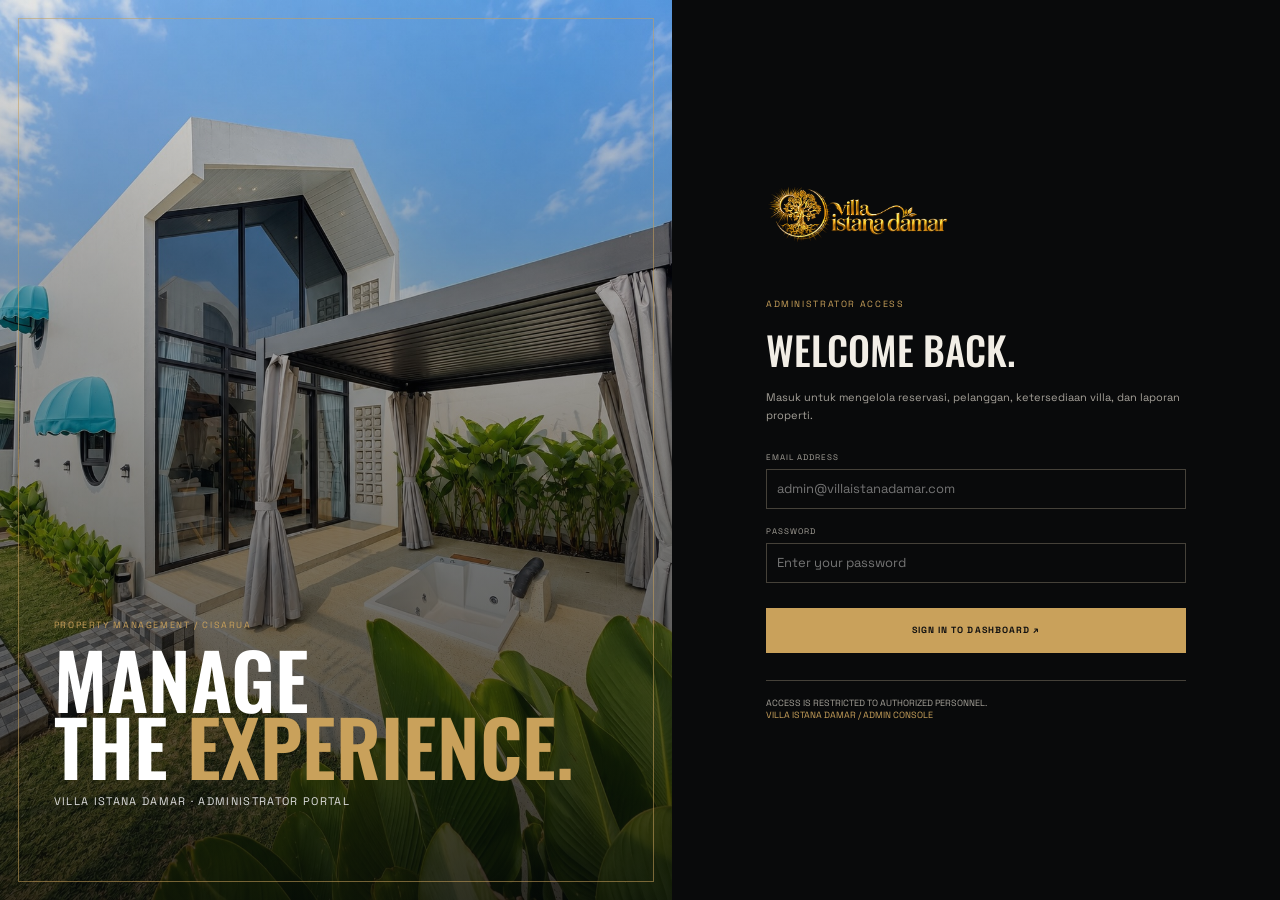
<file: admin/admin-login.html>
<!doctype html><html lang="id" data-theme="dark"><head><meta charset="utf-8"><meta name="viewport" content="width=device-width,initial-scale=1"><link href="https://fonts.googleapis.com/css2?family=Oswald:wght@400;500;600;700&family=Space+Grotesk:wght@400;500;600;700&display=swap" rel="stylesheet"><link rel="stylesheet" href="admin.css"><title>Administrator Login — Villa Istana Damar</title></head><body><div class="login-body"><section class="login-visual"><div class="login-caption"><div class="eyebrow">PROPERTY MANAGEMENT / CISARUA</div><h1>Manage<br>the <span>experience.</span></h1><p>Villa Istana Damar · Administrator portal</p></div></section><section class="login-side"><form class="login-box" id="loginForm"><img class="login-logo" src="assets/logo-with-text.png" alt="Villa Istana Damar"><div class="eyebrow">ADMINISTRATOR ACCESS</div><h2>Welcome back.</h2><p>Masuk untuk mengelola reservasi, pelanggan, ketersediaan villa, dan laporan properti.</p><div class="field"><label for="email">Email address</label><input id="email" type="email" placeholder="admin@villaistanadamar.com" required></div><div class="field"><label for="password">Password</label><input id="password" type="password" placeholder="Enter your password" required></div><button class="btn" type="submit">Sign in to dashboard ↗</button><div class="login-foot">ACCESS IS RESTRICTED TO AUTHORIZED PERSONNEL.<br><span style="color:var(--a)">VILLA ISTANA DAMAR / ADMIN CONSOLE</span></div></form></section></div><script src="admin.js"></script></body></html>
</file>
<file: admin/admin.css>
:root{--a:#c9a15b;--a2:#d7b36f;--bg:#090a0b;--panel:#111314;--panel2:#191b1c;--fg:#f2eee6;--muted:#a5a199;--line:#454139;--line2:rgba(201,161,91,.22);--sidebar:rgba(12,13,14,.97);--green:#8cae91;--red:#c77c70;--blue:#8caac4;--sans:"Space Grotesk",sans-serif;--display:"Oswald",sans-serif}
[data-theme=light]{--bg:#f0eee8;--panel:#f8f6f0;--panel2:#e8e4da;--fg:#171817;--muted:#625f58;--line:#c5bcac;--line2:rgba(126,91,38,.25);--sidebar:#e9e6de}
*{box-sizing:border-box}body{margin:0;background:var(--bg);color:var(--fg);font-family:var(--sans);font-size:13px;transition:background .3s,color .3s}a{color:inherit;text-decoration:none}button,input,select{font:inherit}button{cursor:pointer}
.shell{min-height:100vh;display:grid;grid-template-columns:248px 1fr}.sidebar{background:var(--sidebar);border-right:1px solid var(--line2);padding:24px 17px;display:flex;flex-direction:column;position:fixed;inset:0 auto 0 0;width:248px;z-index:20}
.logo{width:168px;height:54px;object-fit:contain;object-position:left center;margin:0 8px 35px}.side-label{font-size:9px;letter-spacing:.17em;color:var(--muted);text-transform:uppercase;padding:0 12px;margin:12px 0 9px}
.navlink{display:flex;align-items:center;gap:13px;padding:12px;border:1px solid transparent;color:var(--muted);font-size:11px;letter-spacing:.04em;margin:2px 0;transition:.2s}.navlink .ico{width:18px;text-align:center;color:var(--a);font-size:16px}.navlink:hover,.navlink.active{background:var(--panel2);border-color:var(--line2);color:var(--fg)}.navlink.active{box-shadow:inset 2px 0 var(--a)}
.sidebar-foot{margin-top:auto;border-top:1px solid var(--line);padding:17px 8px 0;color:var(--muted);font-size:10px;line-height:1.7}
.main{grid-column:2;min-width:0}.topbar{height:76px;border-bottom:1px solid var(--line2);display:flex;align-items:center;justify-content:space-between;padding:0 clamp(22px,3vw,44px);position:sticky;top:0;background:color-mix(in srgb,var(--bg) 88%,transparent);backdrop-filter:blur(15px);z-index:10}
.crumb{font-size:10px;letter-spacing:.14em;text-transform:uppercase;color:var(--muted)}.crumb b{color:var(--a);font-weight:500}.top-actions{display:flex;align-items:center;gap:12px}.iconbtn{width:38px;height:38px;background:transparent;border:1px solid var(--line);color:var(--fg);font-size:16px}.avatar{width:34px;height:34px;border-radius:50%;background:var(--a);color:#111;display:grid;place-items:center;font-weight:700;font-size:11px}.admin-id{font-size:10px;line-height:1.4}.admin-id span{display:block;color:var(--muted)}
.content{padding:34px clamp(22px,3vw,44px) 60px;max-width:1600px;margin:auto}.pagehead{display:flex;justify-content:space-between;align-items:flex-end;gap:20px;margin-bottom:28px}.eyebrow{font-size:9px;letter-spacing:.18em;color:var(--a);text-transform:uppercase}.display{font:600 clamp(37px,4vw,58px)/.95 var(--display);text-transform:uppercase;letter-spacing:-.02em;margin:9px 0 0}.display span{color:var(--a)}.sub{font-size:11px;color:var(--muted);line-height:1.6;margin:10px 0 0}.actions{display:flex;gap:9px;align-items:center;flex-wrap:wrap}
.btn{border:1px solid var(--a);background:var(--a);color:#111;padding:11px 16px;font-size:9px;font-weight:700;letter-spacing:.12em;text-transform:uppercase;transition:.2s}.btn:hover{background:var(--a2);transform:translateY(-2px)}.btn.ghost{background:transparent;color:var(--fg);border-color:var(--line)}.btn.ghost:hover{border-color:var(--a);color:var(--a)}
.card{background:var(--panel);border:1px solid var(--line);padding:19px;min-width:0}.cardhead{display:flex;justify-content:space-between;align-items:center;gap:12px;margin-bottom:16px}.cardhead h3{font:500 20px var(--display);text-transform:uppercase;margin:0}.muted{color:var(--muted)}.tiny{font-size:9px;letter-spacing:.1em;text-transform:uppercase;color:var(--muted)}
.kpis{display:grid;grid-template-columns:repeat(4,1fr);gap:13px;margin-bottom:18px}.kpi{position:relative;overflow:hidden}.kpi:after{content:"";position:absolute;width:100px;height:100px;border:1px solid var(--line2);border-radius:50%;right:-38px;top:-43px;box-shadow:0 0 0 15px rgba(201,161,91,.025),0 0 0 30px rgba(201,161,91,.02)}.kpi .label{font-size:9px;letter-spacing:.13em;text-transform:uppercase;color:var(--muted)}.kpi strong{display:block;font:500 34px var(--display);margin:9px 0 4px}.delta{font-size:10px;color:var(--green)}.delta.down{color:var(--red)}
.dashgrid{display:grid;grid-template-columns:1.45fr 1fr;gap:14px;margin-bottom:14px}.chart{height:235px;width:100%;display:block}.chart text{font-family:var(--sans);font-size:9px;fill:var(--muted)}.chart .gridline{stroke:var(--line);stroke-width:1;opacity:.6}.chart .line{fill:none;stroke:var(--a);stroke-width:2.5}.chart .area{fill:url(#goldFade)}.chart .bar{fill:var(--a);opacity:.82}.legend{display:flex;gap:17px;font-size:9px;color:var(--muted)}.legend i{display:inline-block;width:7px;height:7px;border-radius:50%;background:var(--a);margin-right:6px}
.donut-wrap{display:flex;align-items:center;gap:22px;min-height:190px}.donut{width:145px;height:145px;border-radius:50%;background:conic-gradient(var(--a) 0 52%,#777b72 52% 78%,#3f5d63 78% 92%,#6c5740 92%);position:relative;flex:none}.donut:after{content:"";position:absolute;inset:23px;background:var(--panel);border-radius:50%}.donut-center{position:absolute;inset:0;display:grid;place-content:center;text-align:center;z-index:1;font:500 28px var(--display)}.donut-center small{font:9px var(--sans);color:var(--muted);letter-spacing:.1em}.legend-list{display:grid;gap:12px}.legend-row{display:flex;justify-content:space-between;gap:15px;font-size:10px}.legend-row span{color:var(--muted)}.legend-row b{font-weight:500}
.table-wrap{overflow:auto}table{width:100%;border-collapse:collapse;white-space:nowrap}th{text-align:left;font-size:8px;letter-spacing:.13em;text-transform:uppercase;color:var(--muted);font-weight:500;padding:12px 10px;border-bottom:1px solid var(--line)}td{padding:13px 10px;border-bottom:1px solid color-mix(in srgb,var(--line) 65%,transparent);font-size:10px}tbody tr:hover{background:var(--panel2)}.person{display:flex;align-items:center;gap:9px}.mini-avatar{width:29px;height:29px;border-radius:50%;background:var(--panel2);display:grid;place-items:center;color:var(--a);font-size:9px;border:1px solid var(--line)}.status{display:inline-flex;align-items:center;gap:6px;padding:5px 8px;border:1px solid var(--line);font-size:8px;text-transform:uppercase;letter-spacing:.08em}.status:before{content:"";width:5px;height:5px;border-radius:50%;background:var(--green)}.status.pending:before{background:var(--a)}.status.cancel:before{background:var(--red)}
.toolbar{display:flex;justify-content:space-between;gap:12px;align-items:center;margin-bottom:15px;flex-wrap:wrap}.search{height:38px;min-width:220px;background:var(--panel);border:1px solid var(--line);color:var(--fg);padding:0 12px;outline:none}.select,.dateinput{height:38px;background:var(--panel);border:1px solid var(--line);color:var(--fg);padding:0 10px;font-size:10px}
.calendar-head{display:flex;justify-content:space-between;align-items:center;margin-bottom:16px}.calendar-head strong{font:500 25px var(--display);text-transform:uppercase}.calendar{display:grid;grid-template-columns:repeat(7,1fr);border-top:1px solid var(--line);border-left:1px solid var(--line)}.dayname,.day{border-right:1px solid var(--line);border-bottom:1px solid var(--line);min-height:94px;padding:9px;font-size:9px}.dayname{min-height:34px;color:var(--muted);text-transform:uppercase;letter-spacing:.1em}.day{background:var(--panel)}.day.out{opacity:.35}.daynum{font-size:10px;color:var(--muted)}.event{display:block;margin-top:7px;padding:5px 6px;background:rgba(201,161,91,.15);border-left:2px solid var(--a);font-size:8px;white-space:normal}.event.blue{background:rgba(140,170,196,.12);border-color:var(--blue)}.event.green{background:rgba(140,174,145,.12);border-color:var(--green)}
.formgrid{display:grid;grid-template-columns:repeat(2,1fr);gap:13px}.field label{display:block;font-size:8px;letter-spacing:.13em;text-transform:uppercase;color:var(--muted);margin-bottom:7px}.field input,.field select,.field textarea{width:100%;height:40px;background:var(--bg);border:1px solid var(--line);color:var(--fg);padding:0 10px;outline:none}.field textarea{height:75px;padding:10px}.field.full{grid-column:1/-1}
.login-body{min-height:100vh;display:grid;grid-template-columns:1.05fr .95fr}.login-visual{position:relative;min-height:100vh;background:linear-gradient(0deg,rgba(5,6,7,.8),rgba(5,6,7,.1)),url("assets/01.jpg") center/cover}.login-visual:after{content:"";position:absolute;inset:18px;border:1px solid rgba(201,161,91,.55);pointer-events:none}.login-caption{position:absolute;left:8%;bottom:9%;z-index:1;color:#fff}.login-caption h1{font:600 clamp(52px,6vw,88px)/.88 var(--display);text-transform:uppercase;margin:14px 0}.login-caption h1 span{color:var(--a)}.login-caption p{font-size:11px;letter-spacing:.12em;text-transform:uppercase;color:#ddd}.login-side{display:grid;place-items:center;padding:45px;background:var(--bg)}.login-box{width:min(420px,100%)}.login-logo{width:185px;height:70px;object-fit:contain;object-position:left;margin-bottom:45px}.login-box h2{font:500 39px var(--display);text-transform:uppercase;margin:10px 0}.login-box>p{color:var(--muted);font-size:11px;line-height:1.6;margin-bottom:27px}.login-box .field{margin-bottom:17px}.login-box .btn{width:100%;height:45px;margin-top:8px}.login-foot{font-size:9px;color:var(--muted);margin-top:27px;border-top:1px solid var(--line);padding-top:16px}
.invoice-paper{background:var(--panel);border:1px solid var(--line);padding:30px;max-width:900px;margin:auto}.invoice-top{display:flex;justify-content:space-between;border-bottom:1px solid var(--line);padding-bottom:22px}.invoice-logo{width:155px;height:55px;object-fit:contain;object-position:left}.invoice-title{font:500 40px var(--display);text-transform:uppercase;text-align:right}.invoice-meta{display:grid;grid-template-columns:1fr 1fr;gap:30px;padding:25px 0}.invoice-meta h4{font-size:9px;color:var(--a);letter-spacing:.15em;text-transform:uppercase}.invoice-meta p{font-size:11px;line-height:1.8;color:var(--muted)}.invoice-total{margin-left:auto;width:min(300px,100%);padding-top:15px}.invoice-total div{display:flex;justify-content:space-between;padding:8px 0;font-size:11px}.invoice-total .grand{font:500 23px var(--display);border-top:1px solid var(--a);margin-top:8px;padding-top:15px}
@media(max-width:1100px){.shell{grid-template-columns:205px 1fr}.sidebar{width:205px}.kpis{grid-template-columns:repeat(2,1fr)}.dashgrid{grid-template-columns:1fr}.logo{width:145px}}
@media(max-width:760px){.shell{display:block}.sidebar{position:relative;width:100%;height:auto;padding:12px 16px;display:block;border-right:0;border-bottom:1px solid var(--line)}.logo{width:130px;height:40px;margin:0 0 10px}.side-label,.sidebar-foot{display:none}.side-nav{display:flex;overflow:auto;gap:5px}.navlink{white-space:nowrap;padding:9px}.navlink .ico{display:none}.main{display:block}.topbar{height:60px;padding:0 18px}.content{padding:25px 16px}.pagehead{display:block}.pagehead .actions{margin-top:18px}.kpis{grid-template-columns:1fr 1fr;gap:8px}.kpi{padding:13px}.kpi strong{font-size:27px}.formgrid{grid-template-columns:1fr}.field.full{grid-column:auto}.calendar .day{min-height:70px;padding:5px}.event{font-size:7px}.login-body{grid-template-columns:1fr}.login-visual{min-height:35vh}.login-side{padding:35px 22px}.login-caption h1{font-size:48px}.invoice-paper{padding:17px}.invoice-title{font-size:28px}}
</file>
